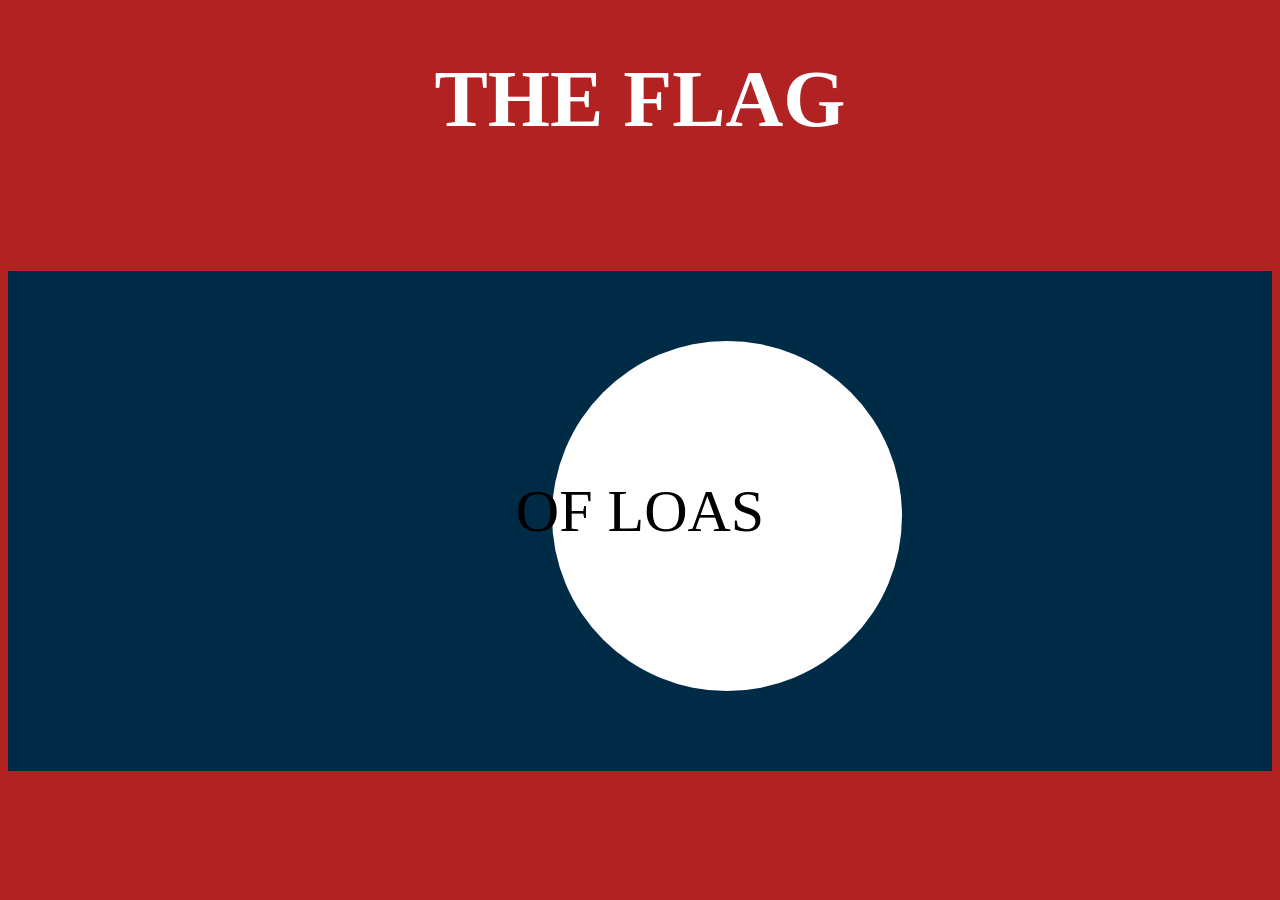
<file: Flag Making/index.html>
<!DOCTYPE html>
<html lang="en">
    <head>
        <meta charset="UTF-8">
        <meta http-equiv="X-UA-Compatible" content="IE=edge">
        <meta name="viewport" content="width=device-width, initial-scale=1.0">
        <title>Flag Making</title>
        <link rel="stylesheet" href="./style.css">
    </head>
    <body>
       <h1>THE FLAG</h1>
        <div class="box">
        <p>OF LOAS</p>
        <div class="circle">
            <p>
            </p>
        </div>
       </div>
         
    </body>
</html>
</file>
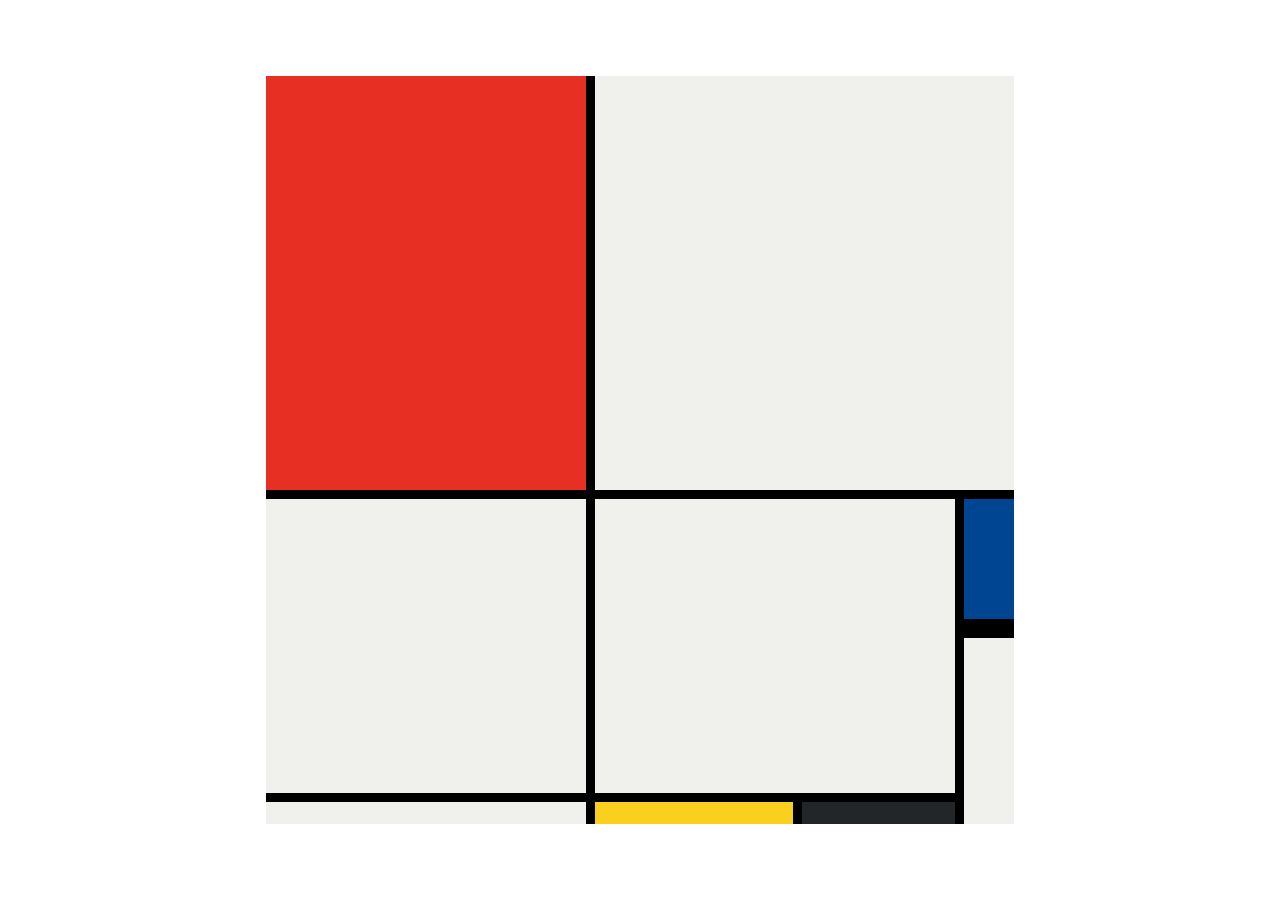
<file: Mondrian Art/index.html>
<!DOCTYPE html>
<html lang="en">

<head>
  <meta charset="UTF-8">
  <meta name="viewport" content="width=device-width, initial-scale=1.0">
  <title>Mondrian Project</title>
  <style>
    /* 
    Write your CSS here 
    Line Colour: #000
    White: #F0F1EC
    Red: #E72F24
    Black: #232629
    Blue: #004592
    Yellow: #F9D01E
    */
    body {
      display: flex;
      justify-content: center;
      align-items: center;
      height: 100vh;
      margin: 0;
      padding: 0;
    }

    .container {
      height: 748px;
      width: 748px;
      display: grid;
      background-color: #000;
      grid-template-columns: 320px 198px 153px 50px;
      grid-template-rows: 414px 130px 155px 22px;
      gap: 9px;
    }

    .item {
      background-color: #F0F1EC;
    }

    .red {
      background-color: #E72F24;
    }

    .white1 {
      grid-column: span 3;
    }

    .white2 {
      grid-row: span 2;
    }

    .white3 {
      grid-area: 2 / 2 / 4 /4
    }

    .blue {
      background-color: #004592;
      border-bottom: 10px solid #000;
    }

    .white4 {
      grid-row: span 2;
    }

    .yellow {
      background-color: #F9D01E;
    }

    .black {
      background-color: #232629;
    }
  </style>
</head>

<body>
  <!-- Write your HTML here -->

  <div class="container">
    <div class="item red"></div>
    <div class="item white1"></div>
    <div class="item white2"></div>
    <div class="item white3"></div>

    <div class="item blue"></div>
    <div class="item white4"></div>

    <div class="item"></div>
    <div class="item yellow"></div>
    <div class="item black"></div>
  </div>
</body>

</html>
</file>
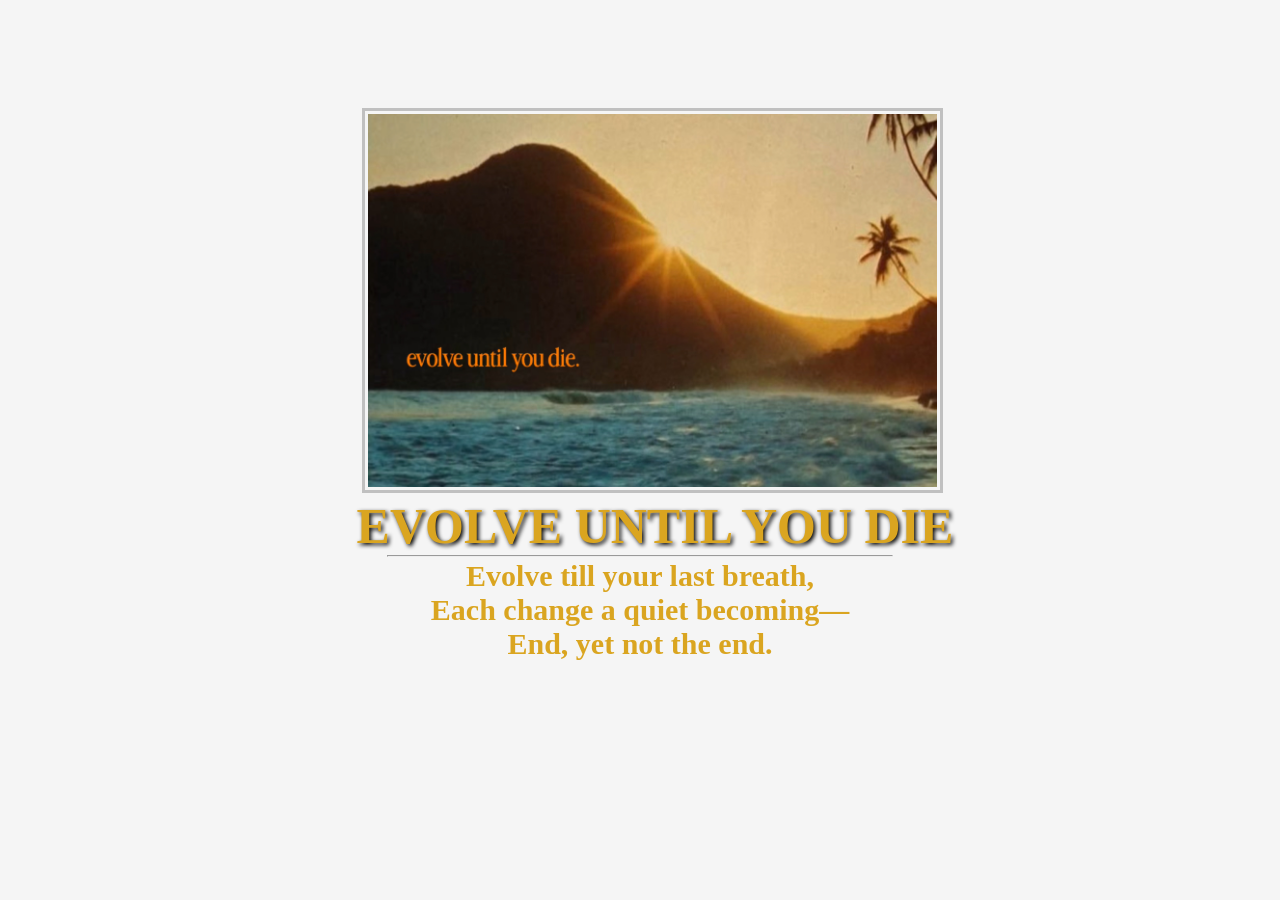
<file: Motivational Poster/index.html>
<!DOCTYPE html>
<html lang="en">
<head>
    <meta charset="UTF-8">
    <meta name="viewport" content="width=device-width, initial-scale=1.0">
    <title>Motivational Poster</title>
    <link rel="stylesheet" href="./style.css" />
</head>
<body>
   <img src="./images/IMG_8721.PNG" alt="evolve until you die."/>
    <h1>
        EVOLVE UNTIL YOU DIE
    </h1>
    <hr />
    <h3>
        Evolve till your last breath,<br />
        Each change a quiet becoming—<br />
        End, yet not the end.
    </h3>
</body>
</html>
</file>
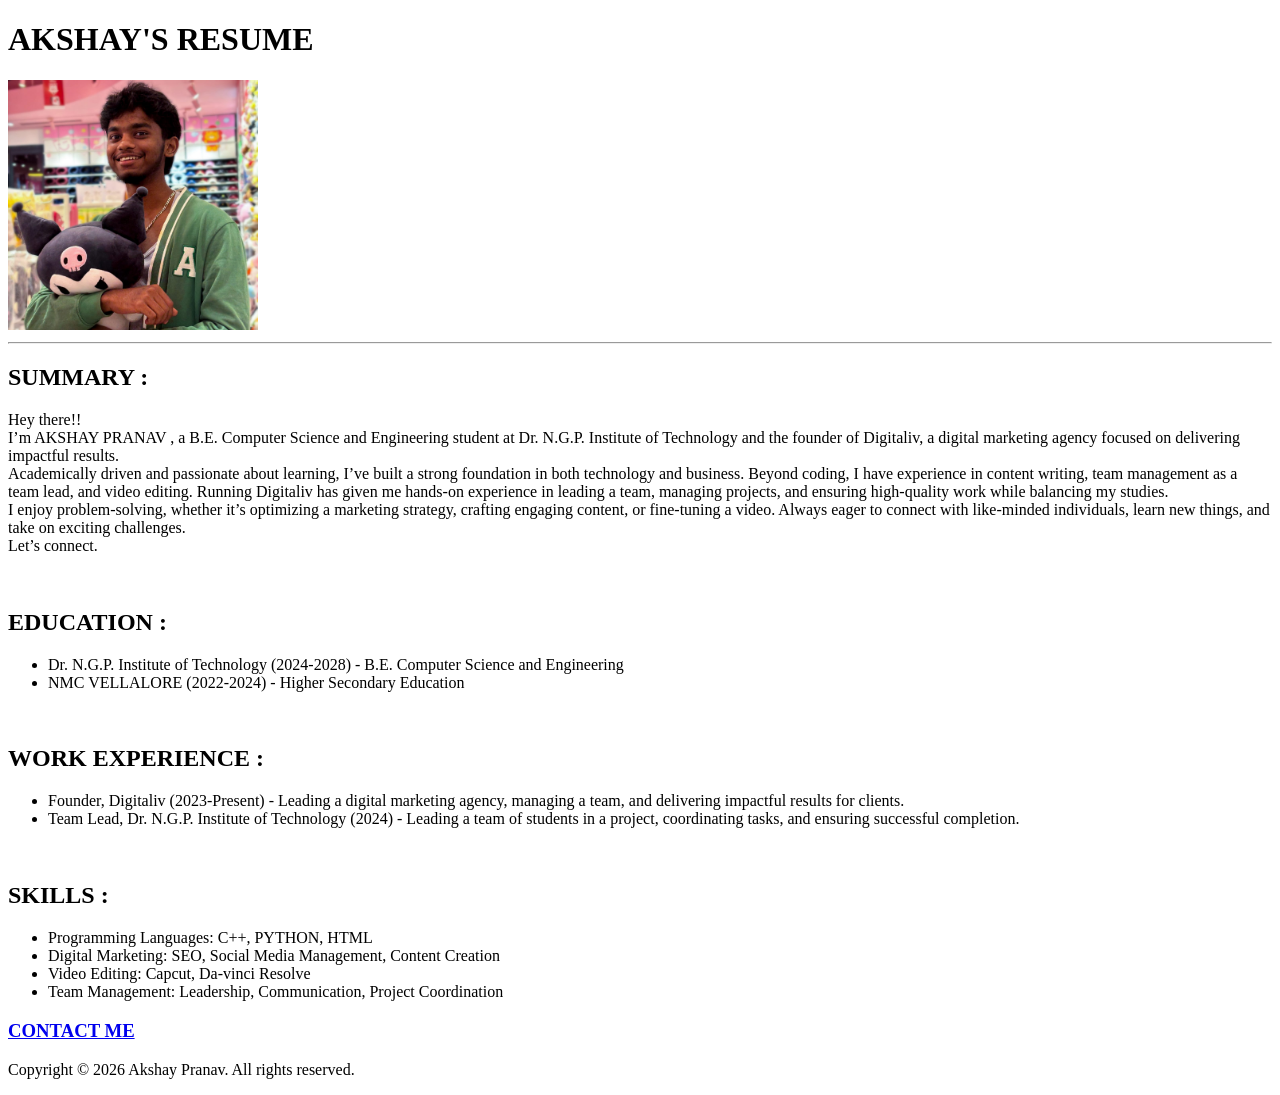
<file: Multi-page Website/index.html>
<!DOCTYPE html>
<html lang="en">
<head>
    <meta charset="UTF-8">
    <meta name="viewport" content="width=device-width, initial-scale=1.0">
    <title> MY RESUME </title>
   
</head>
<body>
    <h1>AKSHAY'S RESUME</h1>
    <img src="./images/ak.jpeg" alt="MEEEE" height="250" width="250"/>
    <hr />
    <h2> SUMMARY : </h2>
    <p>
    Hey there!! <br />
    I’m AKSHAY PRANAV , a B.E. Computer Science and Engineering student at Dr. N.G.P. Institute of Technology and the founder of Digitaliv, a digital marketing agency focused on delivering impactful results. <br />
    Academically driven and passionate about learning, I’ve built a strong foundation in both technology and business. Beyond coding, I have experience in content writing, team management as a team lead, and video editing. Running Digitaliv has given me hands-on experience in leading a team, managing projects, and ensuring high-quality work while balancing my studies. <br />
    I enjoy problem-solving, whether it’s optimizing a marketing strategy, crafting engaging content, or fine-tuning a video. Always eager to connect with like-minded individuals, learn new things, and take on exciting challenges.<br />
    Let’s connect.   
    </p>
    <br />
    <h2> EDUCATION : </h2>
    <ul>
        <li> Dr. N.G.P. Institute of Technology (2024-2028) - B.E. Computer Science and Engineering </li>
        <li> NMC VELLALORE (2022-2024) - Higher Secondary Education </li>
    </ul>
    <br />
    <h2> WORK EXPERIENCE : </h2>
    <ul>
        <li> Founder, Digitaliv (2023-Present) - Leading a digital marketing agency, managing a team, and delivering impactful results for clients. </li>
        <li> Team Lead, Dr. N.G.P. Institute of Technology (2024) - Leading a team of students in a project, coordinating tasks, and ensuring successful completion. </li>
    </ul>
    <br />
    <h2> SKILLS : </h2> 
    <ul>
        <li> Programming Languages: C++, PYTHON, HTML </li>
        <li> Digital Marketing: SEO, Social Media Management, Content Creation </li>
        <li> Video Editing: Capcut, Da-vinci Resolve </li>
        <li> Team Management: Leadership, Communication, Project Coordination </li>
    </ul>
    <a href="contact.html"><h3>CONTACT ME</h3></a>
     <footer>
        <p>Copyright © 2026 Akshay Pranav. All rights reserved.</p>
    </footer>
</body>
</html>
</file>
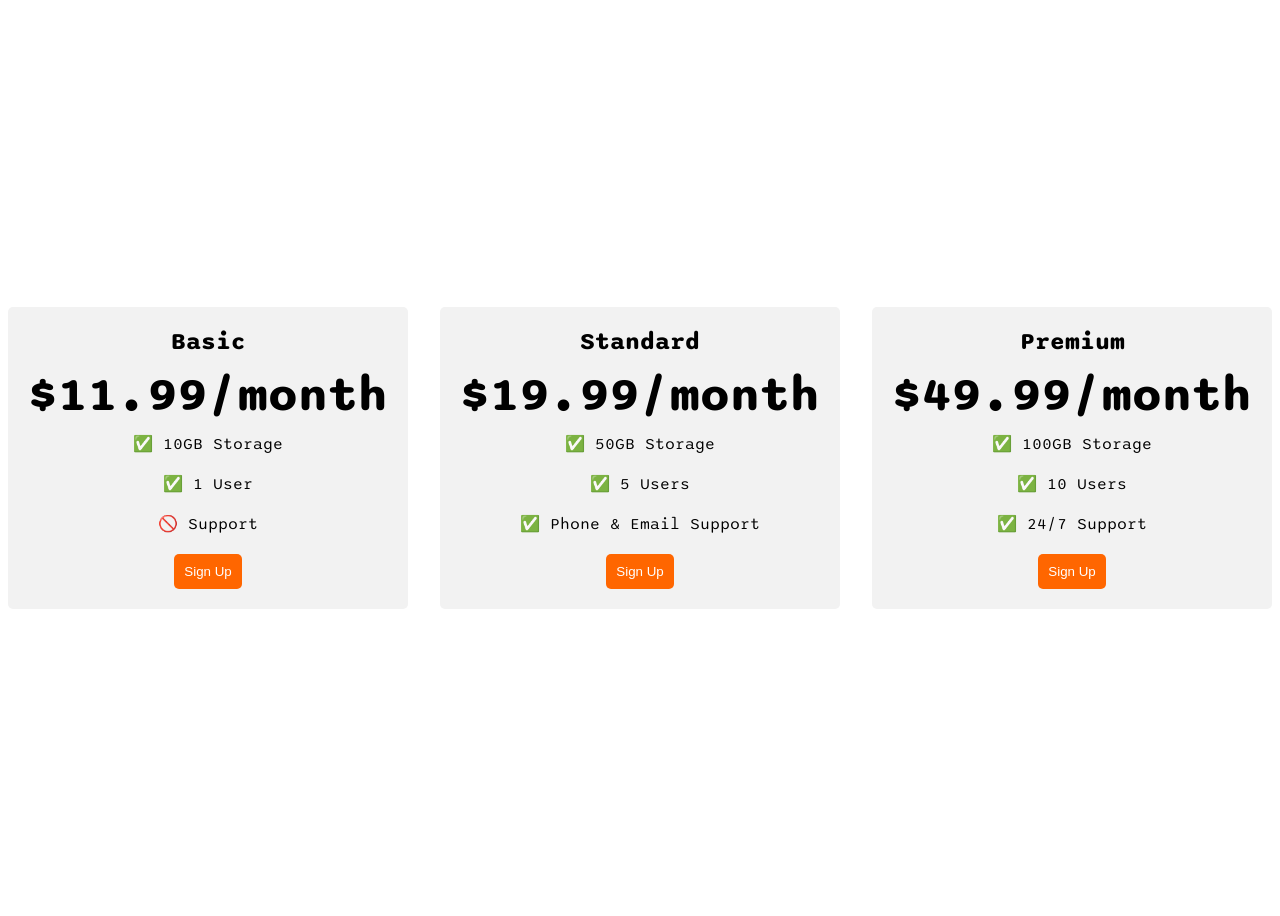
<file: Pricing List/index.html>
<!DOCTYPE html>
<html>

<head>
  <title>Flexbox Pricing Table</title>
  <link rel="preconnect" href="https://fonts.googleapis.com">
  <link rel="preconnect" href="https://fonts.gstatic.com" crossorigin>
  <link href="https://fonts.googleapis.com/css2?family=Sono:wght@400;700&display=swap" rel="stylesheet">
  <style>
    body {
      font-family: 'Sono', sans-serif;
    }

    .pricing-container {
      display: flex;
      justify-content: center;
      align-items: center;
      height: 100vh;
      gap: 2rem;
    }

    .pricing-plan {
      flex: 1;
      max-width: 400px;
      padding: 20px;
      background-color: #f2f2f2;
      border-radius: 5px;
      text-align: center;
    }

    .plan-title {
      font-size: 24px;
      font-weight: bold;
      margin-bottom: 10px;
    }

    .plan-price {
      font-size: 48px;
      font-weight: bold;
      margin-bottom: 10px;
    }

    .plan-features {
      list-style: none;
      padding: 0;
      margin: 0;
    }

    .plan-features li {
      margin-bottom: 20px;
    }

    .plan-button {
      padding: 10px;
      background-color: #ff6600;
      color: #fff;
      border-radius: 5px;
      border: none;
    }

    @media (max-width: 1250px) {
      .pricing-container {
        flex-direction: column;
        height: 100%;
      }
    }
  </style>
</head>

<body>
  <div class="pricing-container">
    <div class="pricing-plan">
      <div class="plan-title">Basic</div>
      <div class="plan-price">$11.99/month</div>
      <ul class="plan-features">
        <li>✅ 10GB Storage</li>
        <li>✅ 1 User</li>
        <li>🚫 Support</li>
      </ul>
      <button class="plan-button">Sign Up</a>
    </div>
    <div class="pricing-plan">
      <div class="plan-title">Standard</div>
      <div class="plan-price">$19.99/month</div>
      <ul class="plan-features">
        <li>✅ 50GB Storage</li>
        <li>✅ 5 Users</li>
        <li>✅ Phone &amp; Email Support</li>
      </ul>
      <button class="plan-button">Sign Up</a>
    </div>
    <div class="pricing-plan">
      <div class="plan-title">Premium</div>
      <div class="plan-price">$49.99/month</div>
      <ul class="plan-features">
        <li>✅ 100GB Storage</li>
        <li>✅ 10 Users</li>
        <li>✅ 24/7 Support</li>
      </ul>
      <button class="plan-button">Sign Up</a>
    </div>
  </div>

</body>

</html>
</file>
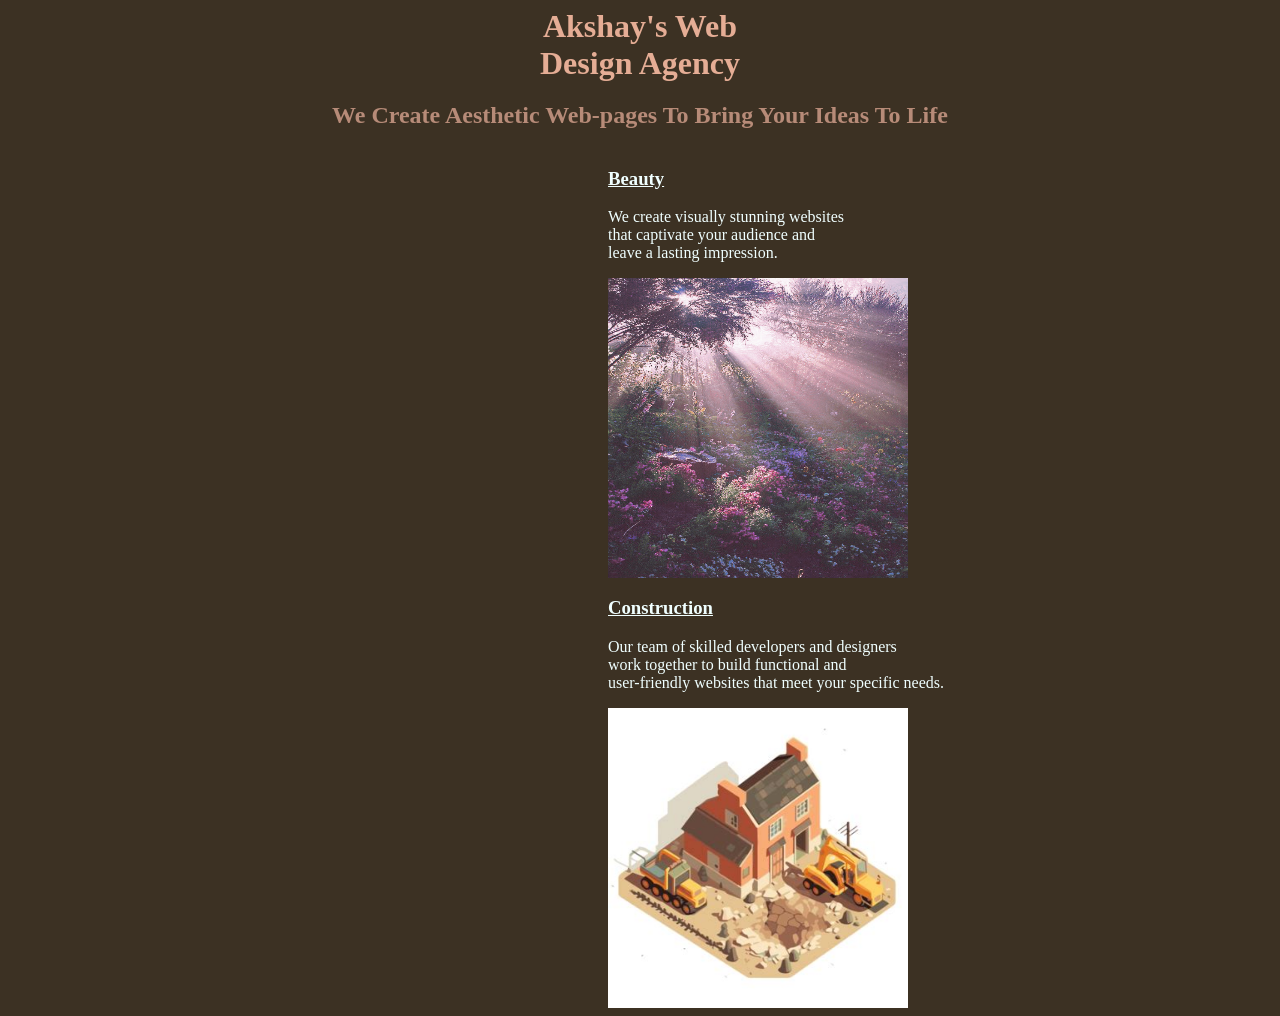
<file: Web-Design Agency Site/index.html>
<!DOCTYPE html>
<html lang="en">
<head>
    <meta charset="UTF-8">
    <meta name="viewport" content="width=device-width, initial-scale=1.0">
    <title>Web Design</title>
    <link rel="stylesheet" href="styles.css">
     
</head>
<body>
    <div class ="header">
        <header>
        <h1>Akshay's Web</h1>
        <h1>Design Agency</h1>
    </header>
</div>
<div class ="What">
    <h2>We Create Aesthetic Web-pages To Bring Your Ideas To Life</h2>
</div>
<div class="beauty">
<h3>Beauty</h3>
<p>We create visually stunning websites<br/>
     that captivate your audience and <br/>
     leave a lasting impression.</p>
<img src="./images/6860bf23f1d53d8ab74e1f97c08ccd37-719348879.png" alt="Beauty" />
</div>
<div class="const"> <h3>Construction</h3>
    <p>Our team of skilled developers and designers <br/>
        work together to build functional and <br/>
        user-friendly websites that meet your specific needs.
        </p>
    <img src="./images/OIP-3795163337.jpg" alt="Construction" />
</div> 
</body >
    
</html>
</file>
<file: Flag Making/style.css>
html{
    background-color: firebrick;
}
.box{
    width: 100%;
    height: 500PX;
    background-color: rgb(0, 43, 71);
    text-align: center;
    line-height: 480px;
    font-size: 60px;
    color: rgb(0, 0, 0);
    position: relative;
    margin-top: 10%;
    z-index: 1;
    margin-left: 0px;
}
.circle{
    background-color: rgb(255, 255, 255);
    height: 350px;
    width: 350px;
    border-radius: 50%;
    position: absolute;
    top: 70px;
    left:43%;       
    z-index: -1;     
}
h1{
    text-align: center;
    font-size: 80px;
    color: white;
    padding-bottom: 0px;
}
</file>
<file: Motivational Poster/style.css>
img{
    width: 45%;
    height: 45%;
    margin-left: 28%;
    margin-top: 100px;
    border: silver solid 3px;
    padding: 3px;
}


html{
    background-color:whitesmoke;
}

h1{
    color: goldenrod;
    font-size: 50px;
    text-align: center;
    font-family: 'Times New Roman', Times, serif;
    text-shadow: 2px 2px 4px #000000;
    margin-top: 0px;
    margin-bottom: 0px;
    margin-left:30px;
}

h3{
    color: goldenrod;
    font-size: 30px;
    text-align: center;
    font-family: 'Times New Roman', Times, serif;
    margin-top: 2px;
    margin-bottom: 70px;
}
hr{
    margin-top: 0px;
    margin-bottom: 0px;
    margin-left: 30%;
    margin-right: 30%;
    color: silver;
}
</file>
<file: Web-Design Agency Site/styles.css>
body{
    background-color: rgb(60, 49, 35);
}
h1{
    margin:0px;
    text-align: center;
    color:rgb(229, 173, 149)
}
h2{
    text-align: center;
    color:rgb(183, 139, 120)
}

img{
        width: 300px;
        height: 300px;
        float: left;
        margin-left: 600px;
    }

h3,p{
        color: azure;
        margin-left: 600px;
    }

br{
    margin: 0px;
}

.const{
    display: inline-block;
}
.beauty{
    display: inline-block;
}
h3{
    text-decoration-line: underline;
}
</file>
